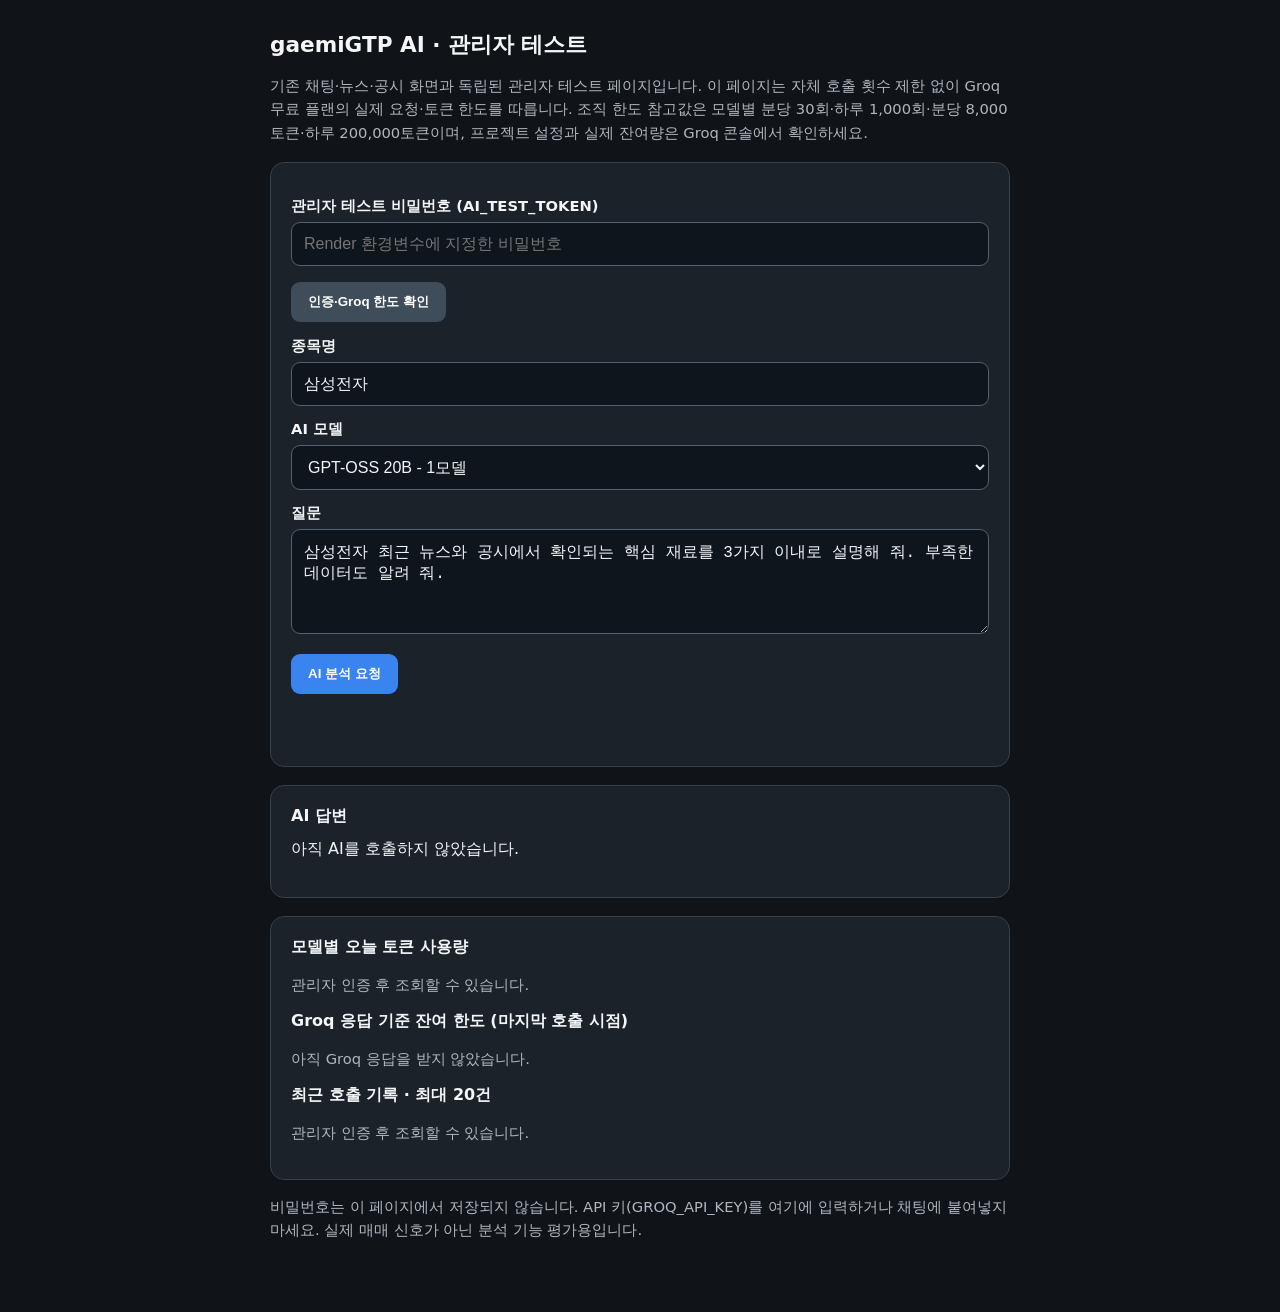
<file: gaemi_frontend/ai-test.html>
<!doctype html>
<html lang="ko">
<head>
  <meta charset="utf-8">
  <meta name="viewport" content="width=device-width,initial-scale=1">
  <meta name="robots" content="noindex,nofollow">
  <title>gaemiGTP · Groq AI 관리자 테스트</title>
  <style>
    :root { color-scheme: light dark; font-family: system-ui, -apple-system, "Segoe UI", sans-serif; }
    body { margin: 0; background: #101317; color: #f3f5f7; }
    main { width: min(740px, calc(100% - 36px)); margin: 30px auto 70px; }
    h1 { font-size: 1.35rem; margin-bottom: 6px; }
    .muted { color: #aeb7c1; font-size: .92rem; line-height: 1.6; }
    section { margin-top: 18px; padding: 20px; background: #1c2229; border: 1px solid #35404b; border-radius: 14px; }
    label { display: block; margin: 14px 0 6px; font-size: .92rem; font-weight: 600; }
    input, select, textarea { width: 100%; box-sizing: border-box; border: 1px solid #52606f; background: #0f151c; color: #f3f5f7; border-radius: 9px; padding: 12px; font-size: 1rem; }
    textarea { min-height: 105px; resize: vertical; }
    button { background: #3984ef; color: white; border: 0; border-radius: 9px; padding: 11px 17px; font-weight: 700; cursor: pointer; }
    button:disabled { opacity: .55; cursor: wait; }
    button.alt { background: #3f4c5a; }
    .actions { display: flex; gap: 10px; flex-wrap: wrap; margin-top: 16px; }
    #answer { white-space: pre-wrap; overflow-wrap: anywhere; line-height: 1.7; margin: 8px 0; }
    #feedback { color: #ffd49b; min-height: 1.5em; margin-top: 12px; }
    #quota, #limitEvents, #dailyUsage, #providerRemaining, #recentCalls, #sourceInfo { white-space: pre-line; overflow-wrap: anywhere; font-variant-numeric: tabular-nums; }
    @media (max-width: 600px) { main { margin-top: 16px; } section { padding: 16px; } }
  </style>
</head>
<body>
<main>
  <h1>gaemiGTP AI · 관리자 테스트</h1>
  <p class="muted">기존 채팅·뉴스·공시 화면과 독립된 관리자 테스트 페이지입니다. 이 페이지는 자체 호출 횟수 제한 없이 Groq 무료 플랜의 실제 요청·토큰 한도를 따릅니다. 조직 한도 참고값은 모델별 분당 30회·하루 1,000회·분당 8,000토큰·하루 200,000토큰이며, 프로젝트 설정과 실제 잔여량은 Groq 콘솔에서 확인하세요.</p>
  <section>
    <label for="token">관리자 테스트 비밀번호 (AI_TEST_TOKEN)</label>
    <input id="token" type="password" autocomplete="off" placeholder="Render 환경변수에 지정한 비밀번호">
    <div class="actions"><button id="statusBtn" type="button" class="alt">인증·Groq 한도 확인</button></div>
    <p id="quota" class="muted"></p>
    <p id="limitEvents" class="muted"></p>
    <label for="stock">종목명</label>
    <input id="stock" value="삼성전자" maxlength="50">
    <label for="role">AI 모델</label>
    <select id="role">
      <option value="news">GPT-OSS 20B - 1모델</option>
      <option value="deep">GPT-OSS 120B - 2모델</option>
      <option value="compare">Qwen3.8 27B - 3모델</option>
    </select>
    <label for="question">질문</label>
    <textarea id="question" maxlength="800">삼성전자 최근 뉴스와 공시에서 확인되는 핵심 재료를 3가지 이내로 설명해 줘. 부족한 데이터도 알려 줘.</textarea>
    <div class="actions"><button id="askBtn" type="button">AI 분석 요청</button></div>
    <p id="feedback" role="status" aria-live="polite"></p>
  </section>
  <section>
    <strong>AI 답변</strong>
    <p id="answer">아직 AI를 호출하지 않았습니다.</p>
    <p id="sourceInfo" class="muted"></p>
  </section>
  <section>
    <strong>모델별 오늘 토큰 사용량</strong>
    <p id="dailyUsage" class="muted">관리자 인증 후 조회할 수 있습니다.</p>
    <strong>Groq 응답 기준 잔여 한도 (마지막 호출 시점)</strong>
    <p id="providerRemaining" class="muted">아직 Groq 응답을 받지 않았습니다.</p>
    <strong>최근 호출 기록 · 최대 20건</strong>
    <p id="recentCalls" class="muted">관리자 인증 후 조회할 수 있습니다.</p>
  </section>
  <p class="muted">비밀번호는 이 페이지에서 저장되지 않습니다. API 키(GROQ_API_KEY)를 여기에 입력하거나 채팅에 붙여넣지 마세요. 실제 매매 신호가 아닌 분석 기능 평가용입니다.</p>
</main>
<script>
(function () {
  const token = document.getElementById("token");
  const statusBtn = document.getElementById("statusBtn");
  const askBtn = document.getElementById("askBtn");
  const quota = document.getElementById("quota");
  const limitEvents = document.getElementById("limitEvents");
  const dailyUsage = document.getElementById("dailyUsage");
  const providerRemaining = document.getElementById("providerRemaining");
  const recentCalls = document.getElementById("recentCalls");
  const feedback = document.getElementById("feedback");
  const answer = document.getElementById("answer");
  const sourceInfo = document.getElementById("sourceInfo");
  const errors = {
    admin_test_disabled_or_unauthorized: "접근 불가: Render의 AI_TEST_ENABLED, AI_TEST_TOKEN, GROQ_API_KEY 설정 및 비밀번호를 확인하세요.",
    model_daily_limit: "선택한 모델의 오늘 테스트 횟수를 모두 사용했습니다.",
    total_daily_limit: "전체 AI 하루 테스트 횟수를 모두 사용했습니다.",
    minute_limit: "분당 최대 2회입니다. 잠시 후 다시 시도하세요.",
    groq_rate_limit: "Groq 무료 요금제 자체 제한에 걸렸습니다.",
    groq_request_failed: "Groq 요청이 실패했습니다. 모델/계정 설정을 확인하세요.",
    stock_data_unavailable: "기존 서버에서 해당 종목의 분석 데이터를 확인하지 못했습니다.",
    invalid_input: "종목명과 질문을 확인하세요.",
    ai_test_failed: "AI 테스트 요청에 실패했습니다."
  };
  const limitLabels = {
    requests_per_minute: "분당 요청",
    requests_per_day: "하루 요청",
    tokens_per_minute: "분당 토큰",
    tokens_per_day: "하루 토큰",
    unknown: "원인 미확인"
  };
  const modelNames = {
    "openai/gpt-oss-20b": "GPT-OSS 20B - 1모델",
    "openai/gpt-oss-120b": "GPT-OSS 120B - 2모델",
    "qwen/qwen3.8-27b": "Qwen3.8 27B - 3모델"
  };
  function modelName(modelId) {
    return modelNames[modelId] || modelId || "미확인";
  }
  const callStatusLabels = {
    success: "성공", rate_limit: "Groq 제한", provider_error: "Groq 오류", request_error: "요청 실패"
  };
  function tokenLabel(value) {
    return Number.isInteger(value) && value >= 0 ? value.toLocaleString("ko-KR") : "미확인";
  }
  function showQuota(info) {
    if (!info || !info.models) return;
    if (info.limit_source === "groq") {
      const lines = ["한도 관리: Groq (gaemiGTP 자체 테스트 횟수 제한 없음)"];
      for (const item of Object.values(info.models)) {
        const ref = item.reference_limits || {};
        lines.push(modelName(item.model_id) + ": 분당 " + ref.requests_per_minute + "회 / 하루 "
          + ref.requests_per_day + "회 / 분당 " + ref.tokens_per_minute
          + "토큰 / 하루 " + ref.tokens_per_day + "토큰");
      }
      quota.textContent = lines.join("\n") + "\n" + (info.note || "");
      const events = info.recent_rate_limits || [];
      limitEvents.textContent = "최근 Groq 제한 기록 (최대 20건)\n"
        + (events.length ? events.map(event =>
          event.timestamp_kst + " · " + modelName(event.model_id)
          + " · " + (limitLabels[event.limit_type] || limitLabels.unknown)
          + (event.retry_after ? " · 재시도 안내: " + event.retry_after : "")
        ).join("\n") : "아직 기록이 없습니다.");
      const daily = info.daily_usage || {};
      const observed = info.provider_remaining || {};
      const remainingLines = [];
      const summary = ["한국시간 " + (info.date_kst || "날짜 확인 불가") + " · 이 서버의 관리자 테스트 기준"];
      for (const [role, item] of Object.entries(info.models)) {
        const values = daily[role] || {};
        const ref = item.reference_limits || {};
        const observedAll = Number(values.successful_calls || 0) === Number(values.metered_calls || 0);
        const estimatedLeft = observedAll && Number.isInteger(ref.tokens_per_day)
          && Number.isInteger(values.total_tokens)
          ? tokenLabel(Math.max(0, ref.tokens_per_day - values.total_tokens)) + "토큰"
          : "미확인 (토큰 기록 누락)";
        summary.push(modelName(item.model_id) + ": 입력 " + tokenLabel(values.prompt_tokens)
          + " / 출력 " + tokenLabel(values.completion_tokens)
          + " / 합계 " + tokenLabel(values.total_tokens)
          + "토큰 · 오늘 예상 잔여 " + estimatedLeft
          + " · 성공 " + (values.successful_calls || 0)
          + "건 (토큰 확인 " + (values.metered_calls || 0)
          + "건) · 실패 " + (values.failed_calls || 0) + "건");
        const live = observed[role];
        const dailyRequests = live?.requests_per_day || {};
        const minuteTokens = live?.tokens_per_minute || {};
        const requestLeft = Number.isInteger(dailyRequests.remaining)
          ? tokenLabel(dailyRequests.remaining) + "회" : "미확인";
        const minuteLeft = Number.isInteger(minuteTokens.remaining)
          ? tokenLabel(minuteTokens.remaining) + "개" : "미확인";
        remainingLines.push(modelName(item.model_id) + ": " + (live?.observed_at_kst || "응답 없음")
          + "\n  하루 남은 요청 " + requestLeft
          + " / 분당 남은 토큰 " + minuteLeft);
      }
      dailyUsage.textContent = summary.join("\n");
      providerRemaining.textContent = remainingLines.join("\n")
        + "\nGroq 응답 헤더에는 하루 남은 토큰이 제공되지 않습니다. 분당 잔여 토큰은 시간이 지나면 변할 수 있습니다.";
      const calls = info.recent_calls || [];
      recentCalls.textContent = (calls.length ? calls.map(item =>
        item.timestamp_kst + " · " + modelName(item.model_id)
        + " · " + (callStatusLabels[item.status] || item.status)
        + (item.limit_type ? " (" + (limitLabels[item.limit_type] || limitLabels.unknown) + ")" : "")
        + (item.http_status ? " · HTTP " + item.http_status : "")
        + "\n  입력 " + tokenLabel(item.prompt_tokens)
        + " / 출력 " + tokenLabel(item.completion_tokens)
        + " / 합계 " + tokenLabel(item.total_tokens) + "토큰"
      ).join("\n") : "아직 기록이 없습니다.")
        + "\n" + (info.history_warning || "");
      return;
    }
    const lines = ["기준일 (한국시간): " + info.date_kst,
      "전체: " + info.total.used + " / " + info.total.limit];
    for (const item of Object.values(info.models)) {
      lines.push(modelName(item.model_id) + ": " + item.used + " / " + item.limit);
    }
    quota.textContent = lines.join("\n") + "\n" + (info.reset_warning || "");
  }
  async function requestApi(path, payload) {
    const headers = { "Authorization": "Bearer " + token.value };
    if (payload) headers["Content-Type"] = "application/json";
    const response = await fetch(path, {
      method: payload ? "POST" : "GET",
      headers,
      body: payload ? JSON.stringify(payload) : undefined,
      cache: "no-store"
    });
    const data = await response.json();
    if (data.limits) showQuota(data.limits);
    else if (data.ok && data.models) showQuota(data);
    if (!response.ok || !data.ok) {
      let message = errors[data.error] || ("요청 실패 (" + response.status + ")");
      if (data.error === "groq_rate_limit") {
        message += " · 모델: " + modelName(data.model)
          + " · 제한: " + (limitLabels[data.rate_limit_type] || limitLabels.unknown);
        if (data.retry_after) message += " · 재시도 안내: " + data.retry_after;
      }
      throw new Error(message);
    }
    return data;
  }
  statusBtn.addEventListener("click", async function () {
    feedback.textContent = "확인 중...";
    statusBtn.disabled = true;
    try {
      await requestApi("/api/ai-test/status");
      feedback.textContent = "인증 성공! AI 테스트 준비 완료.";
    } catch (error) {
      feedback.textContent = error.message;
    } finally {
      statusBtn.disabled = false;
    }
  });
  askBtn.addEventListener("click", async function () {
    if (!window.confirm("선택한 모델에 Groq 무료 한도 내에서 요청합니다. 계속할까요?")) return;
    feedback.textContent = "기존 뉴스·공시·시세 조회 및 AI 분석 중...";
    askBtn.disabled = true;
    answer.textContent = "분석 중...";
    sourceInfo.textContent = "";
    try {
      const result = await requestApi("/api/ai-test/chat", {
        stock: document.getElementById("stock").value,
        question: document.getElementById("question").value,
        role: document.getElementById("role").value
      });
      answer.textContent = result.answer;
      const usage = result.usage || {};
      sourceInfo.textContent = "사용 모델: " + modelName(result.model)
        + " · 뉴스 " + result.source_counts.news
        + "건 · 공시 " + result.source_counts.disclosures
        + "건 · 핵심 이슈 " + result.source_counts.issue_briefs + "건"
        + "\n실제 사용 토큰: 입력 " + tokenLabel(usage.prompt_tokens)
        + " / 출력 " + tokenLabel(usage.completion_tokens)
        + " / 합계 " + tokenLabel(usage.total_tokens);
      feedback.textContent = "분석 완료";
    } catch (error) {
      answer.textContent = "AI 답변이 없습니다.";
      feedback.textContent = error.message;
    } finally {
      askBtn.disabled = false;
    }
  });
})();
</script>
</body>
</html>
</file>
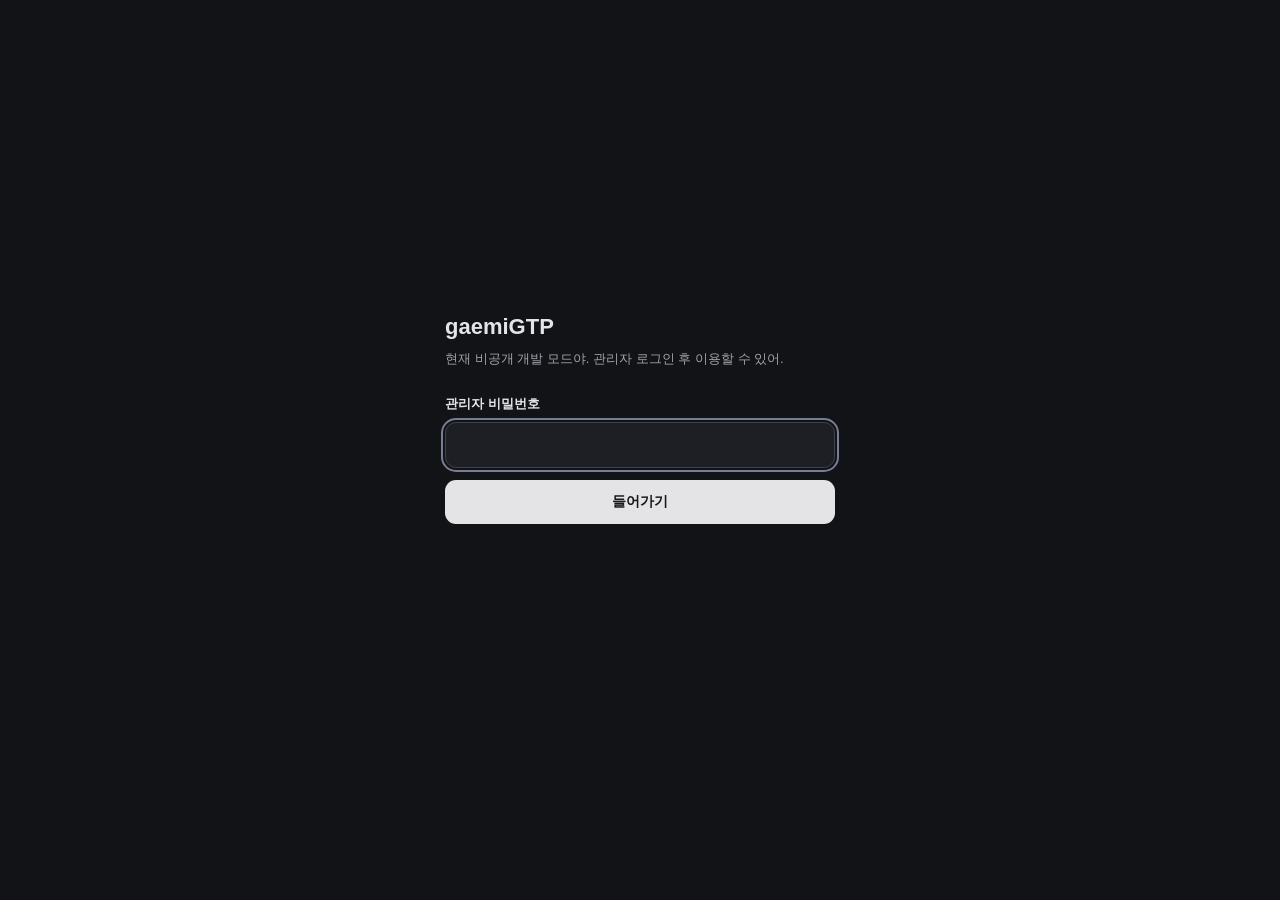
<file: gaemi_frontend/private-login.html>
<!doctype html>
<html lang="ko" class="dark">
<head>
<meta charset="utf-8">
<meta name="viewport" content="width=device-width,initial-scale=1">
<meta name="robots" content="noindex,nofollow">
<title>gaemiGTP · 개발 모드</title>
<style>
:root{color-scheme:dark;font-family:Pretendard,-apple-system,BlinkMacSystemFont,"Segoe UI",Roboto,sans-serif}
*{box-sizing:border-box}
body{margin:0;min-height:100dvh;display:grid;place-items:center;background:#121316;color:#e4e4e7;padding:24px}
main{width:min(100%,390px)}
h1{font-size:22px;font-weight:700;margin:0 0 8px}
p{font-size:13px;font-weight:500;line-height:1.7;color:#a1a1aa;margin:0 0 25px}
label{display:block;font-size:13px;font-weight:600;margin-bottom:9px}
input{display:block;width:100%;height:46px;border:1px solid #41414a;background:#1e1f24;color:#e4e4e7;border-radius:11px;padding:0 14px;font:inherit;font-size:14px}
input:focus{outline:2px solid #777e94;outline-offset:2px}
button{width:100%;height:44px;margin-top:12px;border:0;border-radius:11px;background:#e4e4e7;color:#18181b;font:inherit;font-size:14px;font-weight:650;cursor:pointer}
button:disabled{opacity:.6}
#feedback{min-height:22px;margin-top:15px;color:#f0b7b7;font-size:12px}
</style>
</head>
<body>
<main>
  <h1>gaemiGTP</h1>
  <p>현재 비공개 개발 모드야. 관리자 로그인 후 이용할 수 있어.</p>
  <form id="devLoginForm">
    <label for="password">관리자 비밀번호</label>
    <input id="password" name="password" type="password" autocomplete="current-password" minlength="16" required autofocus>
    <button id="loginButton" type="submit">들어가기</button>
  </form>
  <p id="feedback" role="status" aria-live="polite"></p>
</main>
<script>
(function(){
  const form=document.getElementById('devLoginForm');
  const feedback=document.getElementById('feedback');
  const button=document.getElementById('loginButton');
  form.addEventListener('submit',async function(event){
    event.preventDefault();
    button.disabled=true;
    feedback.textContent='확인 중...';
    try{
      const password=document.getElementById('password').value;
      const response=await fetch('/dev-access/login',{
        method:'POST',credentials:'same-origin',cache:'no-store',
        headers:{'Content-Type':'application/json'},
        body:JSON.stringify({password})
      });
      const result=await response.json();
      if(!response.ok||!result.ok)throw new Error(result.error||'login_failed');
      document.getElementById('password').value='';
      location.replace('/');
    }catch(error){
      const messages={
        invalid_password:'비밀번호가 일치하지 않아.',
        too_many_attempts:'로그인 시도가 많아. 10분 뒤 다시 시도해 줘.',
        site_password_not_configured:'서버의 관리자 비밀번호 설정을 확인해 줘.'
      };
      feedback.textContent=messages[error.message]||'로그인할 수 없어. 잠시 후 다시 시도해 줘.';
    }finally{button.disabled=false}
  });
})();
</script>
</body>
</html>
</file>
